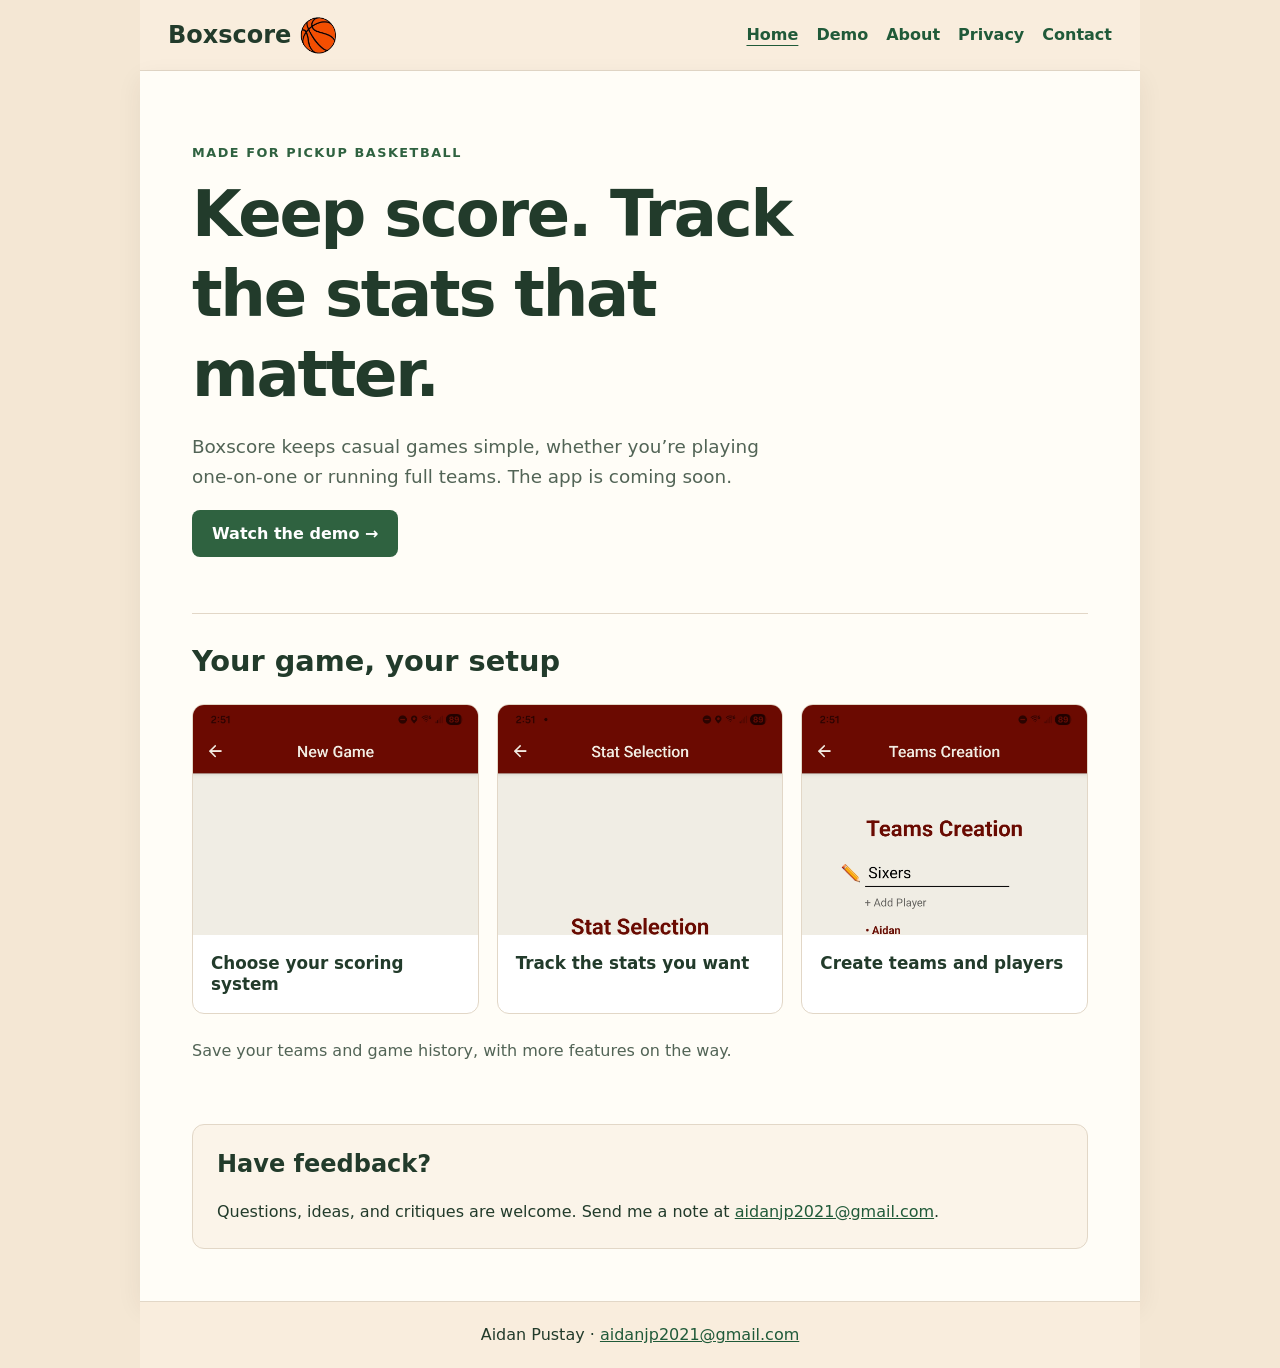
<file: index.html>
<!doctype html>
<html lang="en">
<head>
  <meta charset="utf-8">
  <meta name="viewport" content="width=device-width, initial-scale=1">
  <meta name="description" content="Boxscore makes it easy to track stats for casual pickup basketball games.">
  <title>Boxscore | Pickup Basketball Stat Tracker</title>
  <link rel="icon" href="favicon.ico">
  <link rel="stylesheet" href="style.css">
</head>
<body>
  <header class="site-header">
    <a class="brand" href="index.html" aria-label="Boxscore home">Boxscore <img src="images/basketball_clipart.png" alt="" width="38" height="38"></a>
    <nav class="site-nav" aria-label="Main navigation">
      <a href="index.html" aria-current="page">Home</a>
      <a href="demos.html">Demo</a>
      <a href="about.html">About</a>
      <a href="privacy.html">Privacy</a>
      <a href="#contact_info">Contact</a>
    </nav>
  </header>
  <main>
    <section class="hero" aria-labelledby="hero-title">
      <p class="eyebrow">Made for pickup basketball</p>
      <h1 id="hero-title">Keep score. Track the stats that matter.</h1>
      <p>Boxscore keeps casual games simple, whether you’re playing one-on-one or running full teams. The app is coming soon.</p>
      <a class="button" href="demos.html">Watch the demo <span aria-hidden="true">→</span></a>
    </section>
    <section class="features" aria-labelledby="features-title">
      <h2 id="features-title">Your game, your setup</h2>
      <div class="feature-grid">
        <article class="feature-card"><img src="images/scoring-system.jpg" alt="Scoring system options in Boxscore" loading="lazy"><h3>Choose your scoring system</h3></article>
        <article class="feature-card"><img src="images/stat-selection.jpg" alt="Stat selection screen in Boxscore" loading="lazy"><h3>Track the stats you want</h3></article>
        <article class="feature-card"><img src="images/teams-creation.jpg" alt="Team creation screen in Boxscore" loading="lazy"><h3>Create teams and players</h3></article>
      </div>
      <p class="feature-note">Save your teams and game history, with more features on the way.</p>
    </section>
    <section class="contact-panel" id="contact_info" aria-labelledby="contact-title">
      <h2 id="contact-title">Have feedback?</h2>
      <p>Questions, ideas, and critiques are welcome. Send me a note at <a href="mailto:aidanjp2021@gmail.com">aidanjp2021@gmail.com</a>.</p>
    </section>
  </main>
  <footer>Aidan Pustay · <a href="mailto:aidanjp2021@gmail.com">aidanjp2021@gmail.com</a></footer>
</body>
</html>
</file>
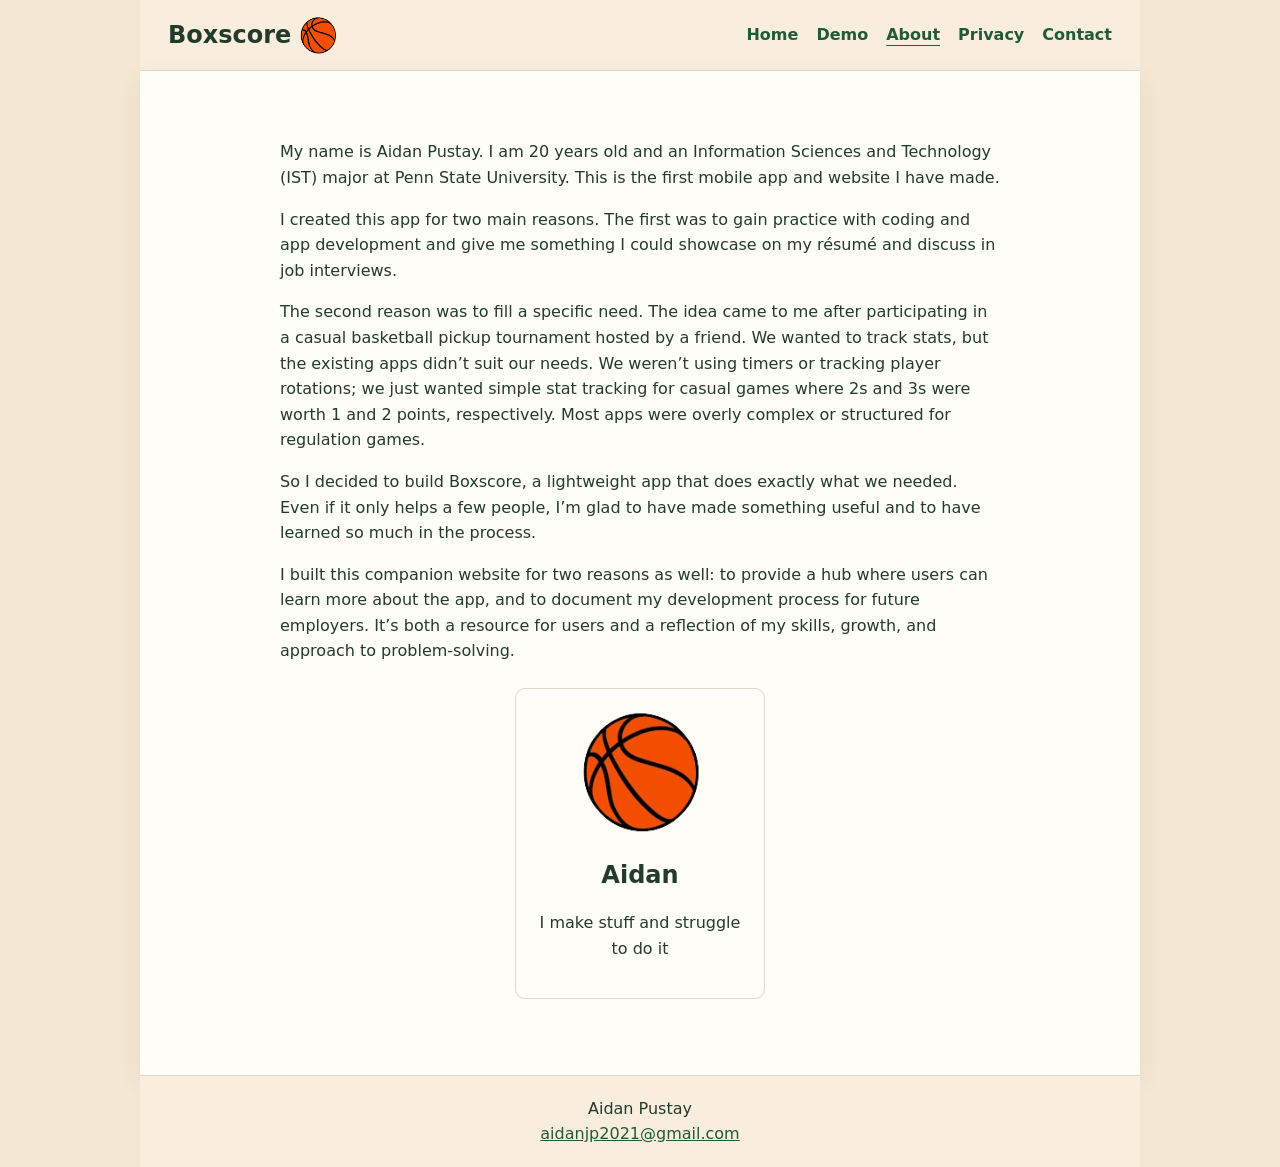
<file: about.html>
<!DOCTYPE html>
<html lang="en">
    <head>
        <meta charset="UTF-8">
        <meta name="viewport" content="width=device-width, initial-scale=1.0"> 
        <title>About</title>
        <meta name="description" content="about page for the companion website for boxscore casual basketball stat keeping app mobile app">
        <meta property="og:title" content="About the Developer of Boxscore: Casual Basketball Stat Keeping App">
        <meta property="og:description" content="About the Developer of Boxscore: Casual Basketball Stat Keeping App">
        <meta property="og:image" content="tbd">
        <meta property="og:url" content="tbd">
        <link rel="stylesheet" href="style.css">
    </head>
    
    <body>
        <header class="site-header">
    <a class="brand" href="index.html" aria-label="Boxscore home">Boxscore <img src="images/basketball_clipart.png" alt="" width="38" height="38"></a>
    <nav class="site-nav" aria-label="Main navigation">
      <a href="index.html">Home</a>
      <a href="demos.html">Demo</a>
      <a href="about.html" aria-current="page">About</a>
      <a href="privacy.html">Privacy</a>
      <a href="index.html#contact_info">Contact</a>
    </nav>
  </header>
        <main>
            <section class="about-section">
                <p>
                    My name is Aidan Pustay. I am 20 years old and an Information Sciences and Technology (IST) major at Penn State University. 
                    This is the first mobile app and website I have made.
                </p>

                <p>
                    I created this app for two main reasons. The first was to gain practice with coding and app development and give me something I could showcase on my résumé 
                    and discuss in job interviews. 
                </p>

                <p>
                    The second reason was to fill a specific need. The idea came to me after participating in a casual basketball pickup tournament hosted by a friend. 
                    We wanted to track stats, but the existing apps didn’t suit our needs. We weren’t using timers or tracking player rotations; we just wanted simple stat
                    tracking for casual games where 2s and 3s were worth 1 and 2 points, respectively. Most apps were overly complex or structured for regulation games.
                </p>

                <p>
                    So I decided to build Boxscore, a lightweight app that does exactly what we needed. Even if it only helps a few people, I’m glad to have made something useful 
                    and to have learned so much in the process.
                </p>

                <p>
                    I built this companion website for two reasons as well: to provide a hub where users can learn more about the app, and to document my development process for future employers.
                    It’s both a resource for users and a reflection of my skills, growth, and approach to problem-solving.
                </p>
            </section>
            
            <div class="card">
                <img class="card-image" src="images/basketball_clipart.png" alt="Basketball illustration">
                <h2 class="card-title">Aidan</h2>
                <p class="card-text">I make stuff and struggle to do it</p>
            </div>

        </main>
        <footer>
            Aidan Pustay <br>
            <a href="mailto:aidanjp2021@gmail.com">aidanjp2021@gmail.com</a>            
        </footer>

    </body>
</html>
</file>
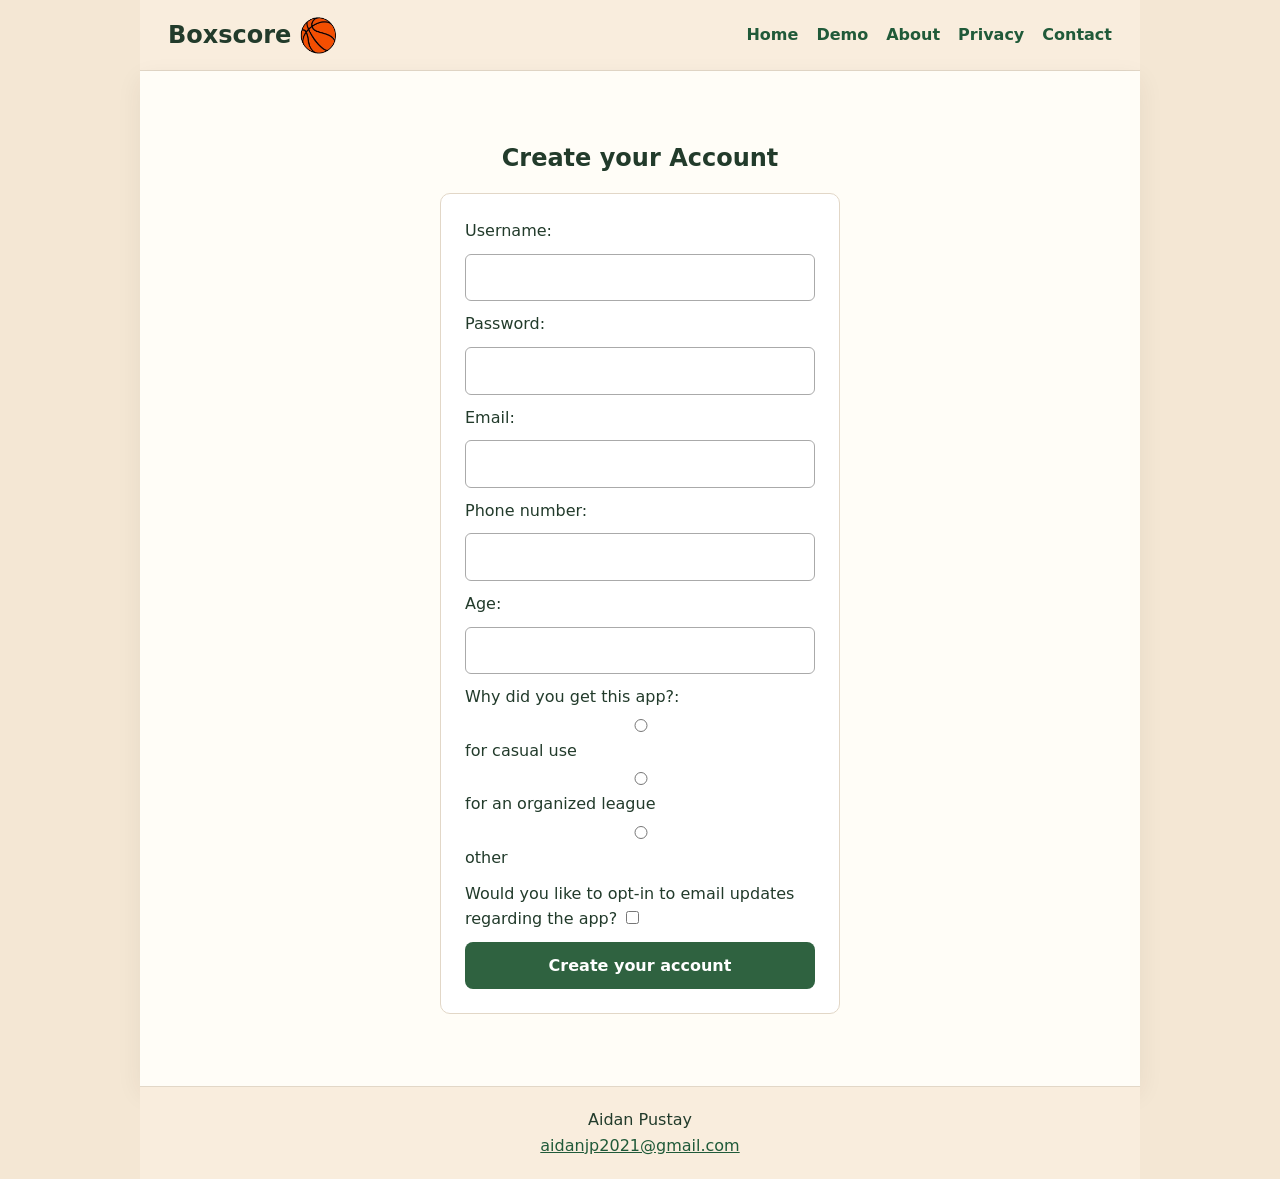
<file: create_account.html>
<!DOCTYPE html>
<html lang="en">
    <head>
        <meta charset="UTF-8">
        <meta name="viewport" content="width=device-width, initial-scale=1.0">
        <title>Account Creation</title>
        <meta name="description" content="account creation page for mobile app for casual basketball boxscore statkeeping app called Boxscore">
        <meta property="og:title" content="Account Creation for Boxscore: Casual Basketball Stat Keeping App">
        <meta property="og:description" content="Account Creation for Boxscore: Casual Basketball Stat Keeping App">
        <meta property="og:image" content="tbd">
        <meta property="og:url" content="tbd"> 
        <link rel="stylesheet" href="style.css">
    </head>

    <body>
        <header class="site-header">
            <a class="brand" href="index.html" aria-label="Boxscore home">Boxscore <img src="images/basketball_clipart.png" alt="" width="38" height="38"></a>
            <nav class="site-nav" aria-label="Main navigation">
                <a href="index.html">Home</a>
                <a href="demos.html">Demo</a>
                <a href="about.html">About</a>
                <a href="privacy.html">Privacy</a>
                <a href="index.html#contact_info">Contact</a>
            </nav>
        </header>
        <main class="account-container">
            <h2>Create your Account</h2>
            <form action="create_account.html" method="POST" class="account-form">
                    <label for="username">Username:</label>
                    <input type="text" id="username" name="username" minlength="4" maxlength="10" required>
                
                    <label for="password">Password:</label>
                    <input type="password" id="password" name="password" minlength="8" required>

                    <label for="email">Email:</label>
                    <input type="email" id="email" name="email" required>

                    <label for="phone">Phone number:</label>
                    <input type="tel" id="phone" name="phone" pattern="[0-9]{3}[-.]?[0-9]{3}[-.]?[0-9]{4}" required>

                <!-- <label for="bday">Birthday:</label>
                <input type="date" id="bday" required> <br> -->

                    <label for="age">Age:</label>
                    <input type="number" id="age" name="age" min="13" max="99" required> 

                <div class="radio-buttons">
                    <label for="why">Why did you get this app?:</label>

                    <input type="radio" id="casual" value="casual" name="why"> 
                    <label for="casual">for casual use</label>

                    <input type="radio" id="organized_team" value="organized team" name="why" required>
                    <label for="organized_team">for an organized league</label>

                    <input type="radio" id="other" value="other" name="why"> 
                    <label for="other">other</label>
                </div>

                <!-- skipped dropdown menu and file submission
                when submitting files, recommended to change encryption type -->

                <div>
                    <label for="subscribe">Would you like to opt-in to email updates regarding the app?</label>
                    <input type="checkbox" id="subscribe" name="subscribe" value="yes">
                </div>

                <button type="submit" class="create_account_button">Create your account</button>
            </form>
        </main> 
        <footer>
            Aidan Pustay <br>
            <a href="mailto:aidanjp2021@gmail.com">aidanjp2021@gmail.com</a>            
        </footer>       
    </body>
</html>
</file>
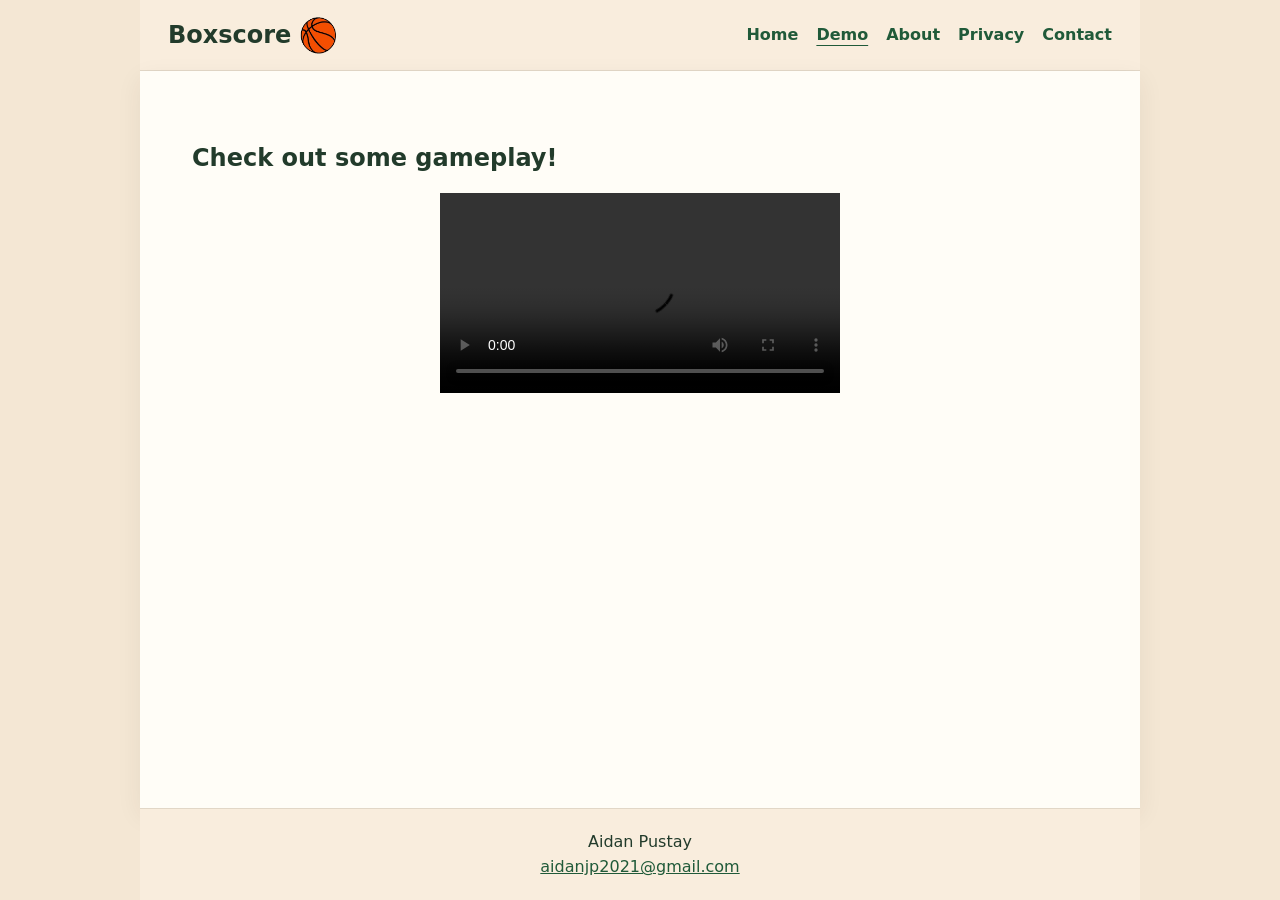
<file: demos.html>
<!DOCTYPE html>
<html lang="en">
    <head>
        <meta charset="UTF-8">
        <meta name="viewport" content="width=device-width, initial-scale=1.0">
        <title>Demos</title>
        <meta name="description" content="demos page for mobile app for casual basketball boxscore statkeeping app called Boxscore">
        <meta property="og:title" content="demos page for Boxscore: Casual Basketball Stat Keeping App">
        <meta property="og:description" content="demo for Boxscore: Casual Basketball Stat Keeping App">
        <meta property="og:image" content="tbd">
        <meta property="og:url" content="tbd">
        <link rel="stylesheet" href="style.css">
    </head>

    <body>
        <header class="site-header">
    <a class="brand" href="index.html" aria-label="Boxscore home">Boxscore <img src="images/basketball_clipart.png" alt="" width="38" height="38"></a>
    <nav class="site-nav" aria-label="Main navigation">
      <a href="index.html">Home</a>
      <a href="demos.html" aria-current="page">Demo</a>
      <a href="about.html">About</a>
      <a href="privacy.html">Privacy</a>
      <a href="index.html#contact_info">Contact</a>
    </nav>
  </header>
        <main>
            <h2>Check out some gameplay!</h2>
            <video src="videos/boxscore_demo.mp4" width="400" controls preload="metadata" aria-label="Boxscore gameplay demo">
                Sorry, your browser doesn't support embedded videos. 
                <a href="videos/boxscore_demo.mp4">Download the demo</a> instead.
            </video>
        </main>
        <footer>
            Aidan Pustay <br>
            <a href="mailto:aidanjp2021@gmail.com">aidanjp2021@gmail.com</a>            
        </footer>        

    </body>
</html>
</file>
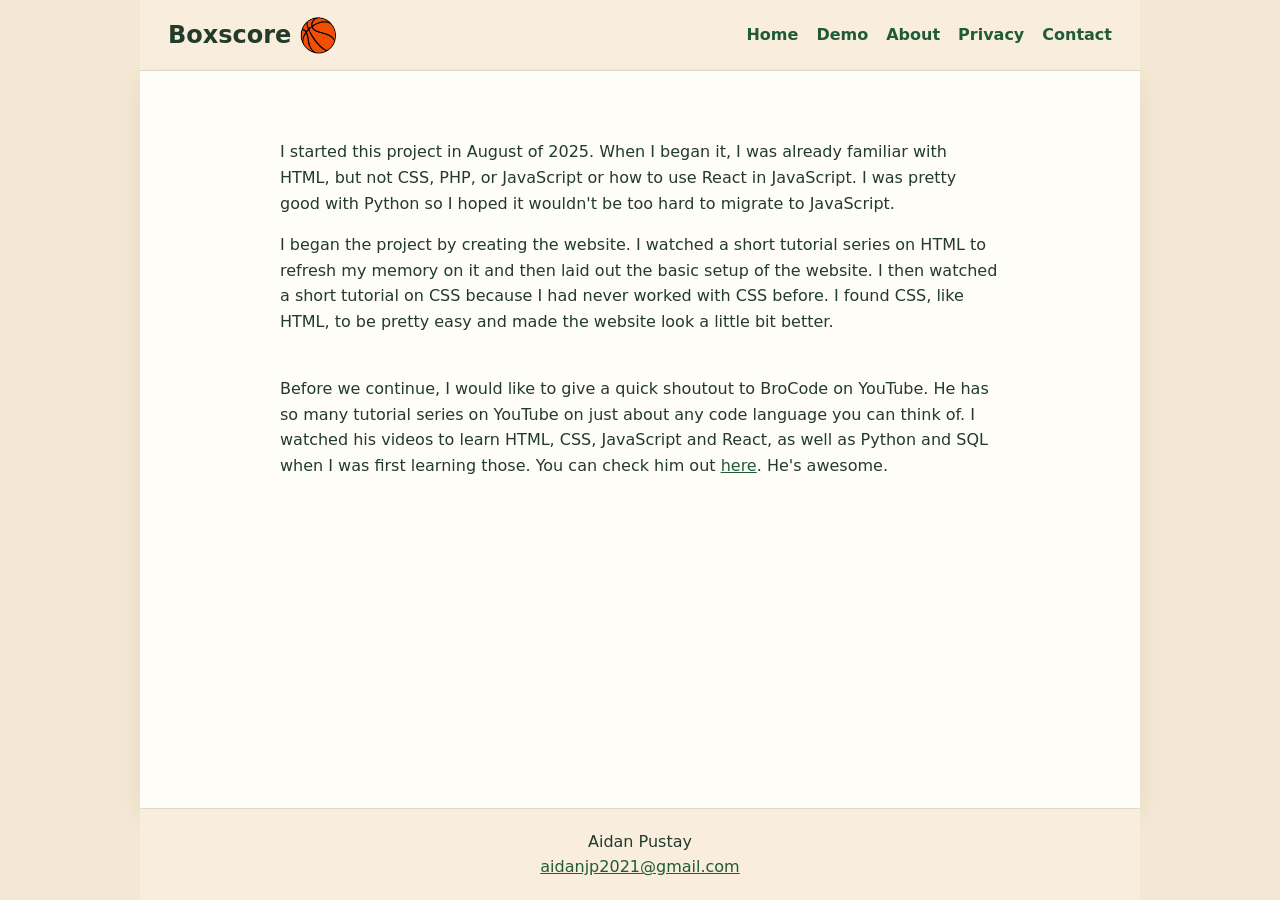
<file: development_journey.html>
<!DOCTYPE html>
<html lang="en">
    <head>
        <meta charset="UTF-8">
        <meta name="viewport" content="width=device-width, initial-scale=1.0"> 
        <title>Development Journey</title>
        <meta name="description" content="companion website for boxscore casual basketball stat keeping app mobile app">
        <meta property="og:title" content="Boxscore: Casual Basketball Stat Keeping App">
        <meta property="og:description" content="Boxscore: Casual Basketball Stat Keeping App">
        <meta property="og:image" content="tbd">
        <meta property="og:url" content="tbd">
        <link rel="stylesheet" href="style.css">
    </head>

    <body>
        <header class="site-header">
    <a class="brand" href="index.html" aria-label="Boxscore home">Boxscore <img src="images/basketball_clipart.png" alt="" width="38" height="38"></a>
    <nav class="site-nav" aria-label="Main navigation">
      <a href="index.html">Home</a>
      <a href="demos.html">Demo</a>
      <a href="about.html">About</a>
      <a href="privacy.html">Privacy</a>
      <a href="index.html#contact_info">Contact</a>
    </nav>
  </header>
        <main>
            <p>
                I started this project in August of 2025. When I began it, I was already familiar with HTML, but not CSS, PHP, or JavaScript or
                how to use React in JavaScript. I was pretty good with Python so I hoped it wouldn't be too hard to migrate to JavaScript.
            </p>
            <p>
                I began the project by creating the website. I watched a short tutorial series on HTML to refresh my memory on it and then 
                laid out the basic setup of the website. I then watched a short tutorial on CSS because I had never worked with CSS before. 
                I found CSS, like HTML, to be pretty easy and made the website look a little bit better. <br><br>
            </p>
            <p>
                Before we continue, I would like to give a quick shoutout to BroCode on YouTube. He has so many tutorial series on YouTube
                on just about any code language you can think of. I watched his videos to learn HTML, CSS, JavaScript and React, as well 
                as Python and SQL when I was first learning those. You can check him out <a href="https://www.youtube.com/@BroCodez" 
                target="_blank" title="BroCode">here</a>. He's awesome. 
            </p>
        </main>
        <footer>
            Aidan Pustay <br>
            <a href="mailto:aidanjp2021@gmail.com">aidanjp2021@gmail.com</a>            
        </footer>

    </body>
</html>
</file>
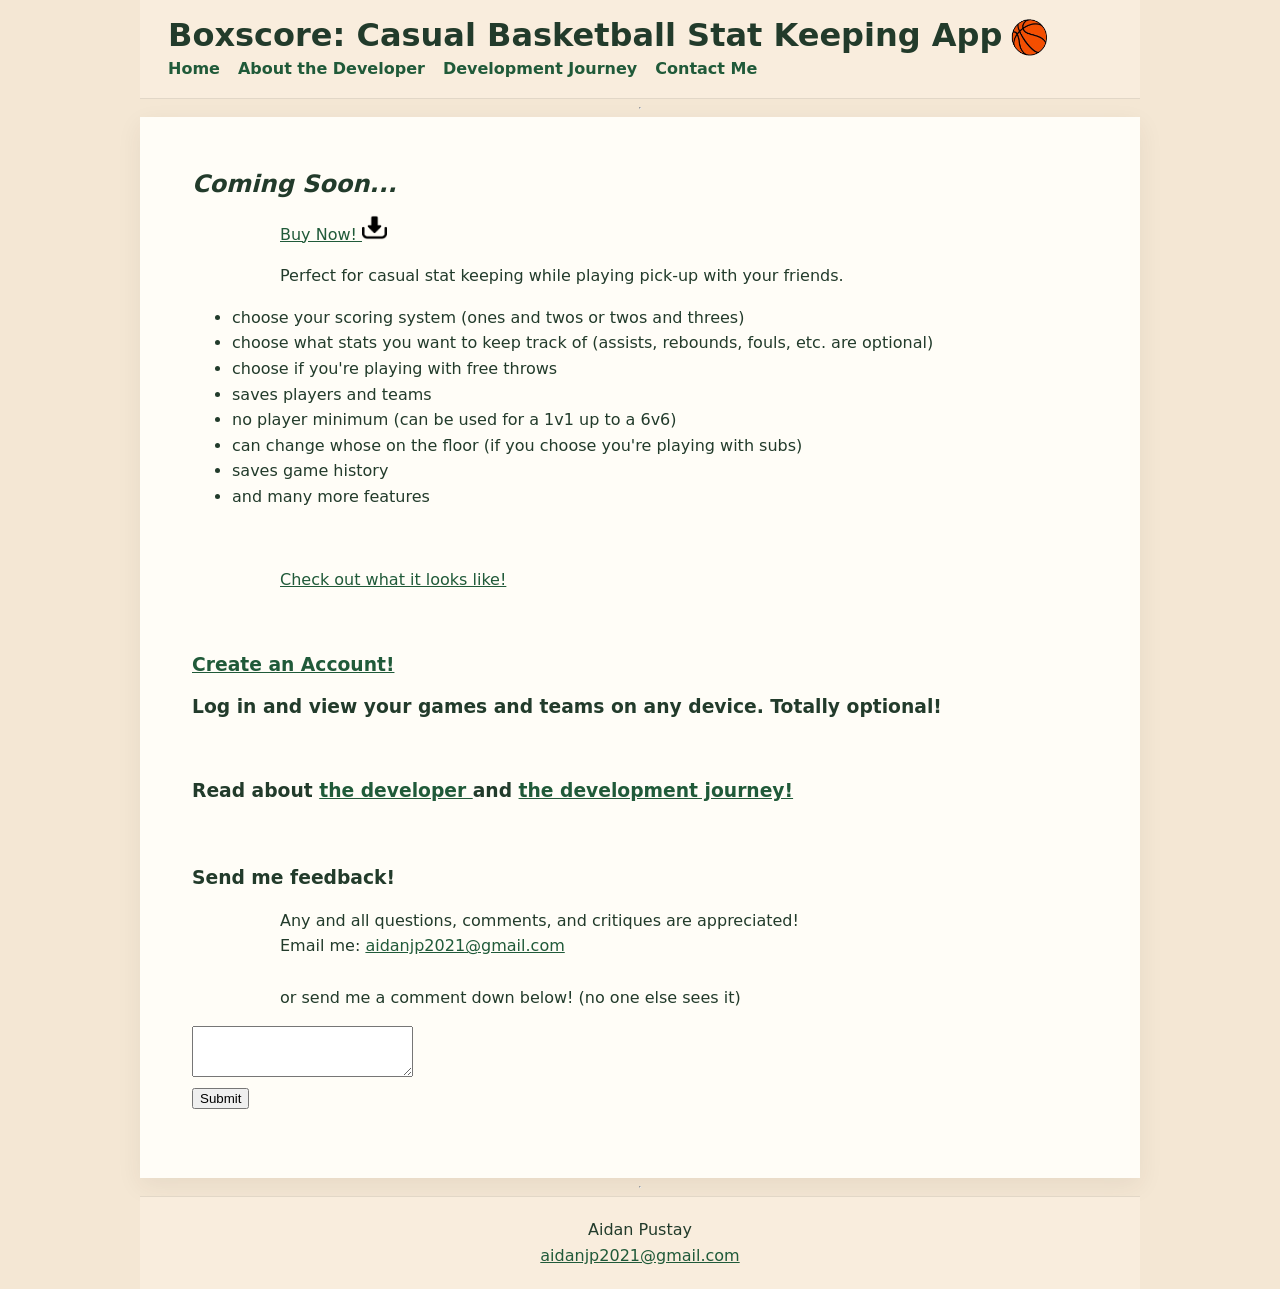
<file: index copy.html>
<!DOCTYPE html>
<html lang="en"> 
    <head>
        <meta charset="UTF-8">
        <meta name="viewport" content="width=device-width, initial-scale=1.0"> 
        <title>Boxscore: Casual Basketball Stat Keeping App</title>
        <meta name="description" content="companion website for boxscore casual basketball stat keeping app mobile app">
        <meta property="og:title" content="Boxscore: Casual Basketball Stat Keeping App">
        <meta property="og:description" content="Boxscore: Casual Basketball Stat Keeping App">
        <meta property="og:image" content="tbd">
        <meta property="og:url" content="tbd">
        <link rel="stylesheet" href="style.css?v=1">
        <!-- <style>
            main{background-color: #F9F6EE;}
            header{background-color: bisque; padding: 20px;}
            footer{background-color: bisque; padding: 20px;}

        </style> -->
    </head>

    <body>
        <header>
            <h1 style="margin: 0">Boxscore: Casual Basketball Stat Keeping App<img src="images/basketball_clipart.png" alt="basketball clipart" height="55"></h1>
            <nav>
                <a href="index.php">Home</a>
                <a href="about.php">About the Developer</a>
                <a href="development_journey.php">Development Journey</a>
                <a href="index.php#contact_info">Contact Me</a>
            </nav>
        </header>

        <hr>

        <main>
            <h2 style="margin: 0;"><i>Coming Soon...</i></h2>
            <p>
                <a href="https://play.google.com/store/games?hl=en_US" target="_blank" title="Google Play Store" class="alternating-button">
                    Buy Now! <img src="images/download_arrow.png" alt="downloadarrow" height="25">
                </a>
            </p>

                <p>Perfect for casual stat keeping while playing pick-up with your friends.</p>
                <ul>
                    <li>choose your scoring system (ones and twos or twos and threes)</li>
                    <li>choose what stats you want to keep track of (assists, rebounds, fouls, etc. are optional)</li>
                    <li>choose if you're playing with free throws</li>
                    <li>saves players and teams</li>
                    <li>no player minimum (can be used for a 1v1 up to a 6v6)</li>
                    <li>can change whose on the floor (if you choose you're playing with subs)</li>
                    <li>saves game history</li>
                    <li>and many more features</li>
                </ul>
                <br>

                <p>
                    <a href="demos.php" title="Demos">
                        Check out what it looks like!
                    </a>
                </p>

                <br>
                <h3><a href="create_account.php" title="Create an Account!">
                    Create an Account!
                </a>

            <p>Log in and view your games and teams on any device. Totally optional!</p>
            
            <br>

            <p>
                <h3>Read about
                <a href="about.php" title="About">
                    the developer
                </a>
                and 
                <a href="development_journey.php" title="Development Journey">
                    the development journey!
                </a>
            </p>
            </h3>
            <br>

            <h3>Send me feedback!</h3>
            <p id="contact_info">
                Any and all questions, comments, and critiques are appreciated! <br>
                Email me:
                <a href="mailto:aidanjp2021@gmail.com">
                    aidanjp2021@gmail.com
                </a>
                <br><br>

                or send me a comment down below! (no one else sees it) <br>
                <form action="index.php" method="POST">
                    <label for="comment"></label>
                    <textarea id="comment" rows="3" name="comment" cols="25"></textarea>
                    <br>
                    <input type="submit">
                </form>
            </p>
            <!-- <pre></pre> these keep any formating you do within them for your paragraphs -->

            <!-- <audio controls>
                <source src="audios/Last Sunrise - Adam MacDougall.mp3" type="audio/mpeg">
                Your browser does not support the audio element.
            </audio> -->
        </main>

        <hr>

        <footer>
            Aidan Pustay <br>
            <a href="mailto:aidanjp2021@gmail.com">aidanjp2021@gmail.com</a>            
        </footer>

    </body>
</html>
</file>
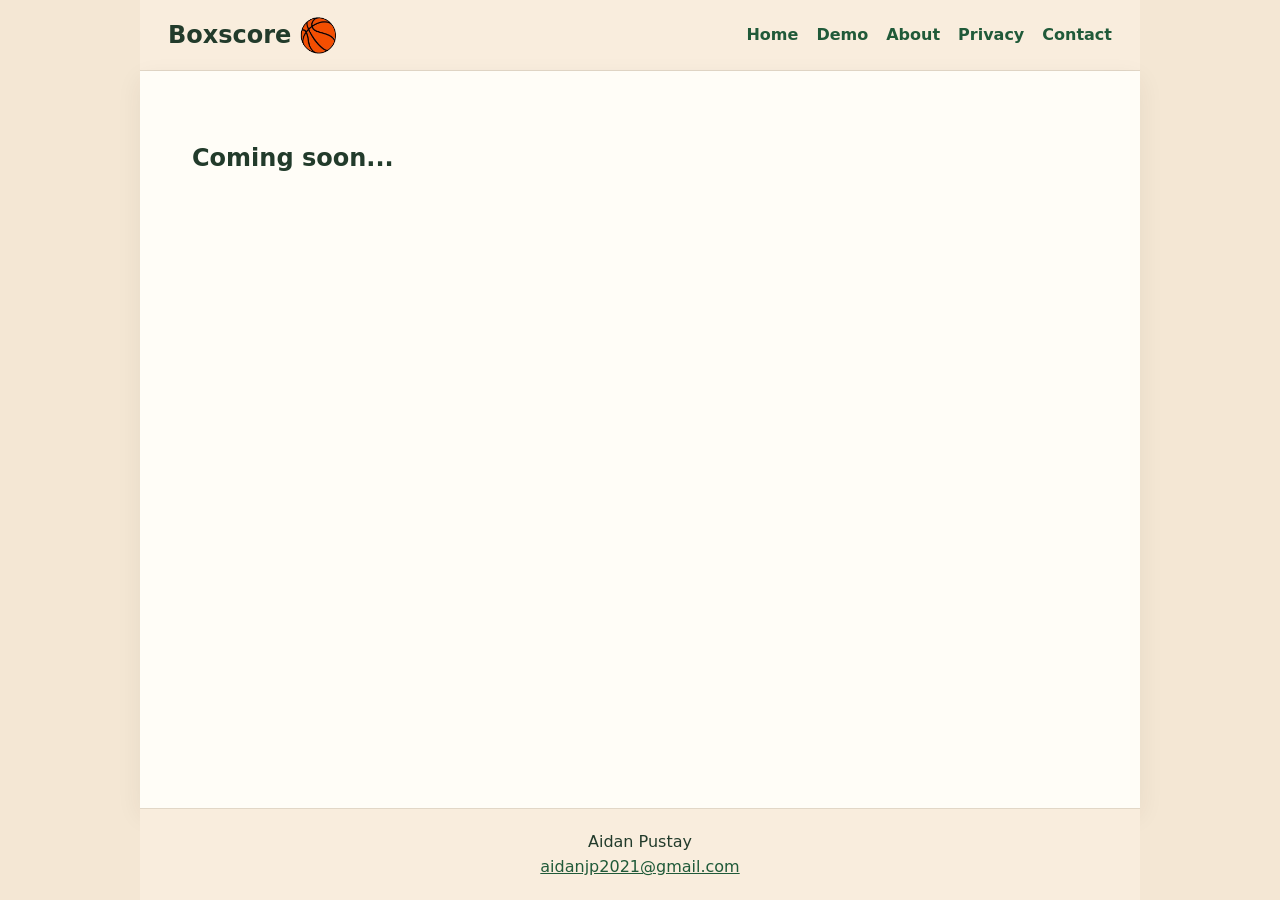
<file: login.html>
<!DOCTYPE html>
<html lang="en"> 
    <head>
        <meta charset="UTF-8">
        <meta name="viewport" content="width=device-width, initial-scale=1.0"> 
        <title>Login</title>
        <meta name="description" content="login for boxscore casual basketball stat keeping app mobile app">
        <meta property="og:title" content="Login Boxscore: Casual Basketball Stat Keeping App">
        <meta property="og:description" content="Login Boxscore: Casual Basketball Stat Keeping App">
        <meta property="og:image" content="tbd">
        <meta property="og:url" content="tbd">
        <link rel="stylesheet" href="style.css?v=1">
    </head>

    <body>
        <header class="site-header">
            <a class="brand" href="index.html" aria-label="Boxscore home">Boxscore <img src="images/basketball_clipart.png" alt="" width="38" height="38"></a>
            <nav class="site-nav" aria-label="Main navigation">
                <a href="index.html">Home</a>
                <a href="demos.html">Demo</a>
                <a href="about.html">About</a>
                <a href="privacy.html">Privacy</a>
                <a href="index.html#contact_info">Contact</a>
            </nav>
        </header>
        <main>
            <h2 class="h2title-top">Coming soon...</h2>
        </main>
        <footer>
            Aidan Pustay <br>
            <a href="mailto:aidanjp2021@gmail.com">aidanjp2021@gmail.com</a>            
        </footer>
    </body>
</html>
</file>
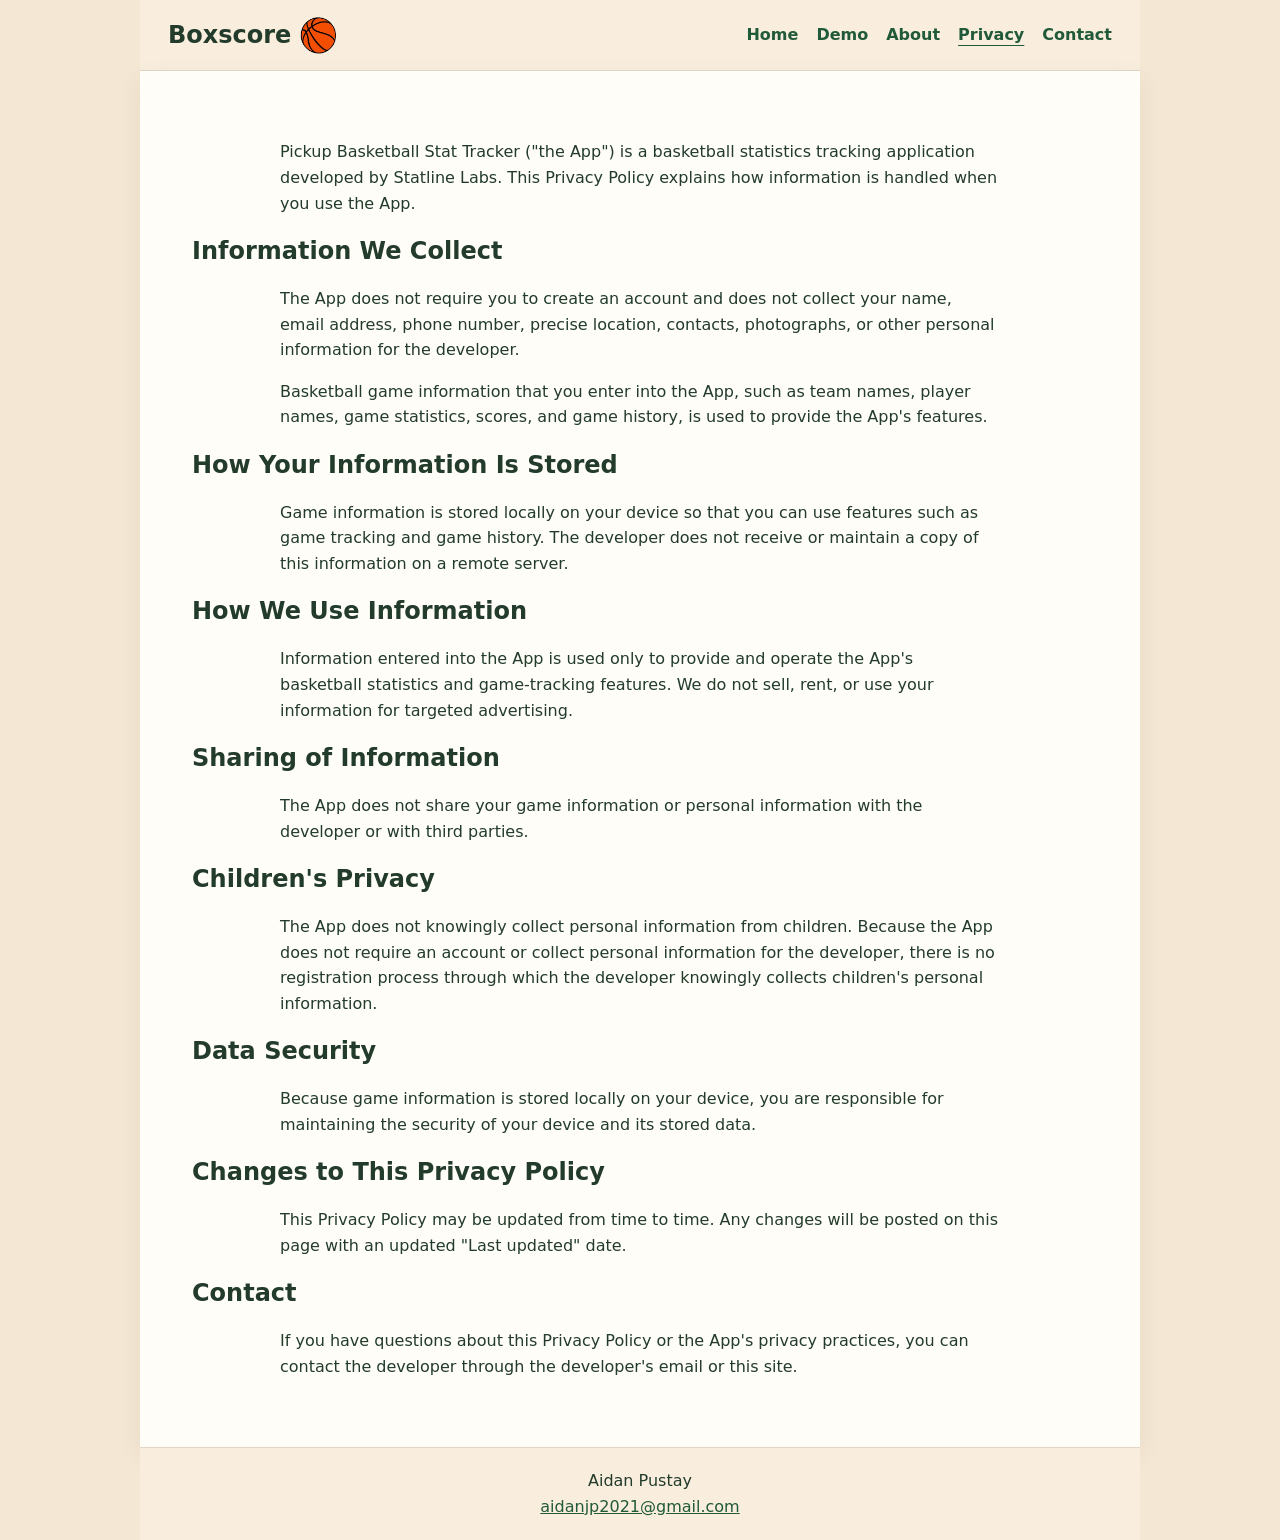
<file: privacy.html>
<!DOCTYPE html>
<html lang="en"> 
    <head>
        <meta charset="UTF-8">
        <meta name="viewport" content="width=device-width, initial-scale=1.0"> 
        <title>Privacy</title>
        <meta name="privacy" content="privacy terms for site and app">
        <meta property="og:title" content="Privacy terms Boxscore: Casual Basketball Stat Keeping App">
        <meta property="og:description" content="Privacy terms Boxscore: Casual Basketball Stat Keeping App">
        <meta property="og:image" content="tbd">
        <meta property="og:url" content="tbd">
        <link rel="stylesheet" href="style.css?v=1">
    </head>

    <body>
        <header class="site-header">
    <a class="brand" href="index.html" aria-label="Boxscore home">Boxscore <img src="images/basketball_clipart.png" alt="" width="38" height="38"></a>
    <nav class="site-nav" aria-label="Main navigation">
      <a href="index.html">Home</a>
      <a href="demos.html">Demo</a>
      <a href="about.html">About</a>
      <a href="privacy.html" aria-current="page">Privacy</a>
      <a href="index.html#contact_info">Contact</a>
    </nav>
  </header>
        <main>
       <p>
            Pickup Basketball Stat Tracker ("the App") is a basketball statistics
            tracking application developed by Statline Labs. This Privacy Policy
            explains how information is handled when you use the App.
        </p>

        <h2>Information We Collect</h2>
        <p>
            The App does not require you to create an account and does not collect
            your name, email address, phone number, precise location, contacts,
            photographs, or other personal information for the developer.
        </p>

        <p>
            Basketball game information that you enter into the App, such as team
            names, player names, game statistics, scores, and game history, is used
            to provide the App's features.
        </p>

        <h2>How Your Information Is Stored</h2>
        <p>
            Game information is stored locally on your device so that you can use
            features such as game tracking and game history. The developer does not
            receive or maintain a copy of this information on a remote server.
        </p>

        <h2>How We Use Information</h2>
        <p>
            Information entered into the App is used only to provide and operate the
            App's basketball statistics and game-tracking features. We do not sell,
            rent, or use your information for targeted advertising.
        </p>

        <h2>Sharing of Information</h2>
        <p>
            The App does not share your game information or personal information with
            the developer or with third parties.
        </p>

        <h2>Children's Privacy</h2>
        <p>
            The App does not knowingly collect personal information from children.
            Because the App does not require an account or collect personal
            information for the developer, there is no registration process through
            which the developer knowingly collects children's personal information.
        </p>

        <h2>Data Security</h2>
        <p>
            Because game information is stored locally on your device, you are
            responsible for maintaining the security of your device and its stored
            data.
        </p>

        <h2>Changes to This Privacy Policy</h2>
        <p>
            This Privacy Policy may be updated from time to time. Any changes will be
            posted on this page with an updated "Last updated" date.
        </p>

        <h2>Contact</h2>
        <p>
            If you have questions about this Privacy Policy or the App's privacy
            practices, you can contact the developer through the developer's email or this site.
        </p>

        </main>
        <footer>
            Aidan Pustay <br>
            <a href="mailto:aidanjp2021@gmail.com">aidanjp2021@gmail.com</a>            
        </footer>
    </body>
</file>
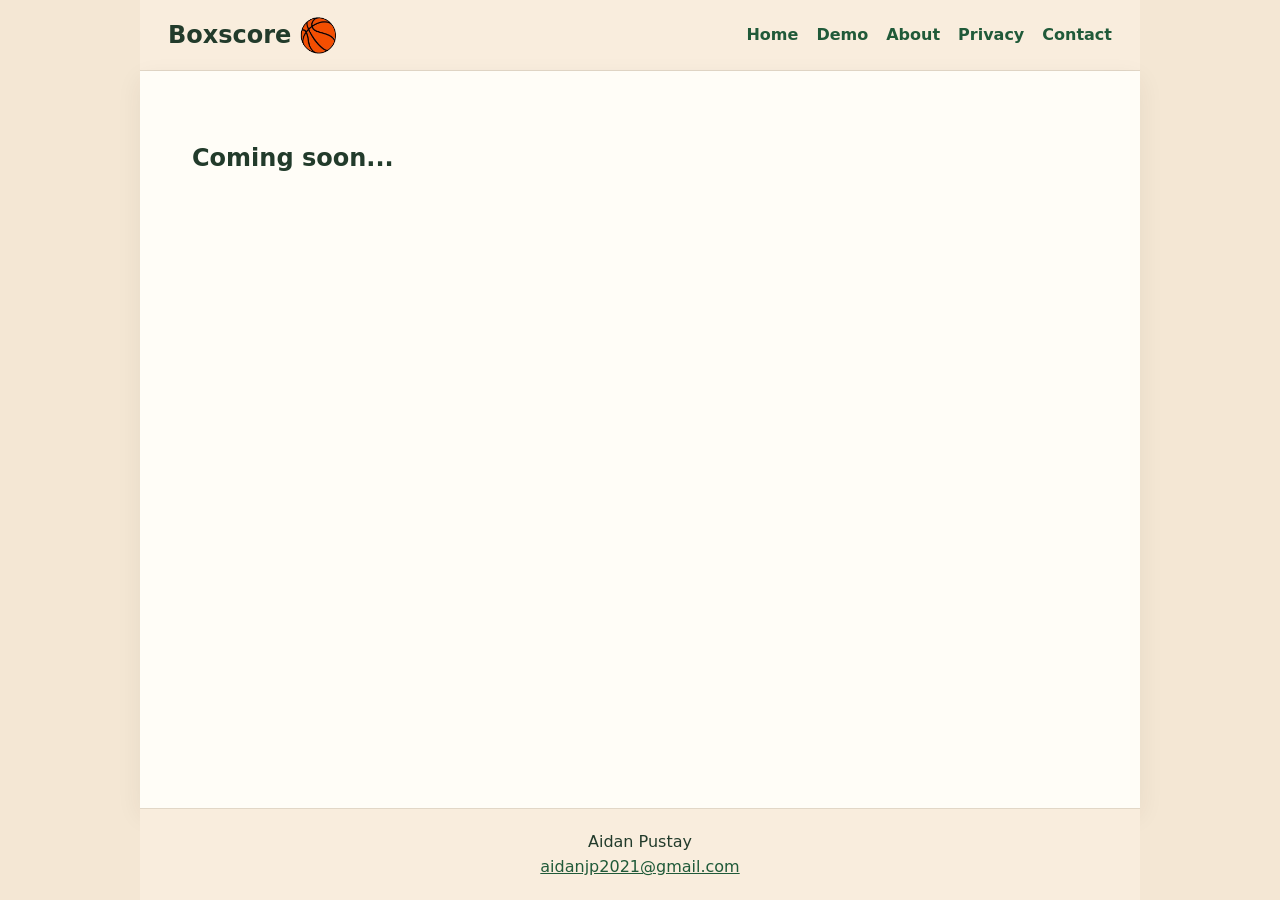
<file: profile.html>
<!DOCTYPE html>
<html lang="en"> 
    <head>
        <meta charset="UTF-8">
        <meta name="viewport" content="width=device-width, initial-scale=1.0"> 
        <title>Profile</title>
        <meta name="description" content="profile page for boxscore casual basketball stat keeping app mobile app">
        <meta property="og:title" content="Profile Boxscore: Casual Basketball Stat Keeping App">
        <meta property="og:description" content="Profile Boxscore: Casual Basketball Stat Keeping App">
        <meta property="og:image" content="tbd">
        <meta property="og:url" content="tbd">
        <link rel="stylesheet" href="style.css?v=1">
    </head>

    <body>
        <header class="site-header">
            <a class="brand" href="index.html" aria-label="Boxscore home">Boxscore <img src="images/basketball_clipart.png" alt="" width="38" height="38"></a>
            <nav class="site-nav" aria-label="Main navigation">
                <a href="index.html">Home</a>
                <a href="demos.html">Demo</a>
                <a href="about.html">About</a>
                <a href="privacy.html">Privacy</a>
                <a href="index.html#contact_info">Contact</a>
            </nav>
        </header>
        <main>
            <h2 class="h2title-top">Coming soon...</h2>
        </main>
        <footer>
            Aidan Pustay <br>
            <a href="mailto:aidanjp2021@gmail.com">aidanjp2021@gmail.com</a>            
        </footer>
    </body>
</html>
</file>
<file: style.css>
:root { color-scheme: light; --ink: #223b2b; --muted: #526456; --paper: #fffdf7; --sand: #f4e7d4; --accent: #2f6240; --line: #e2d7c7; }
* { box-sizing: border-box; }
html { scroll-behavior: smooth; }
body { margin: 0; min-height: 100vh; display: flex; flex-direction: column; padding: 0 16px; background: var(--sand); color: var(--ink); font: 16px/1.6 system-ui, sans-serif; }
a { color: #205a39; }
a:hover { color: #143d27; }
a:focus-visible, button:focus-visible, input:focus-visible { outline: 3px solid #a66b28; outline-offset: 3px; }
header, main, footer { width: min(100%, 1000px); margin-inline: auto; }
header, footer { background: #f9eddd; }
header { padding: 16px 28px; border-bottom: 1px solid var(--line); }
header h1 { margin: 0 0 12px; font-size: clamp(1.5rem, 4vw, 2rem); line-height: 1.2; }
header h1 img { width: 38px; height: 38px; object-fit: contain; vertical-align: middle; margin-left: 8px; }
.site-header { display: flex; align-items: center; justify-content: space-between; gap: 16px; flex-wrap: wrap; }
.brand { display: inline-flex; gap: 8px; align-items: center; color: var(--ink); font-size: 1.5rem; font-weight: 800; text-decoration: none; }
.brand img { object-fit: contain; }
nav, .site-nav { display: flex; align-items: center; gap: 8px 18px; flex-wrap: wrap; }
nav a { text-decoration: none; font-weight: 600; }
nav a[aria-current="page"] { text-decoration: underline; text-underline-offset: 5px; }
main { flex: 1; padding: clamp(24px, 5vw, 52px); background: var(--paper); box-shadow: 0 8px 24px #37271912; }
main > p, main > section:not(.hero):not(.features):not(.contact-panel) { max-width: 720px; margin-inline: auto; }
h1, h2, h3 { line-height: 1.25; }
footer { padding: 20px 28px; text-align: center; border-top: 1px solid var(--line); }
.hero { max-width: 740px; padding: 20px 0 56px; }
.hero h1 { max-width: 680px; margin: 10px 0 18px; font-size: clamp(2.3rem, 6vw, 4rem); letter-spacing: -.035em; }
.hero p:not(.eyebrow) { max-width: 590px; color: var(--muted); font-size: 1.15rem; }
.eyebrow { margin: 0; color: var(--accent); font-size: .8rem; font-weight: 800; letter-spacing: .12em; text-transform: uppercase; }
.button, .create_account_button { display: inline-block; padding: 11px 20px; border: 0; border-radius: 8px; background: var(--accent); color: white; font: inherit; font-weight: 700; text-decoration: none; cursor: pointer; }
.button:hover, .create_account_button:hover { background: #244e33; color: white; }
.features { border-top: 1px solid var(--line); padding-top: 30px; }
.features h2 { margin: 0 0 24px; font-size: 1.8rem; }
.feature-grid { display: grid; grid-template-columns: repeat(3, minmax(0, 1fr)); gap: 18px; }
.feature-card { overflow: hidden; border: 1px solid var(--line); border-radius: 12px; background: white; }
.feature-card img { display: block; width: 100%; height: 230px; object-fit: cover; object-position: top; }
.feature-card h3 { margin: 0; padding: 18px; font-size: 1.05rem; }
.feature-note { margin: 24px 0 0; color: var(--muted); }
.contact-panel { margin-top: 60px; padding: 24px; border: 1px solid var(--line); border-radius: 12px; background: #fbf4e9; }
.contact-panel h2 { margin-top: 0; }
.contact-panel p { margin-bottom: 0; }
.about-section { max-width: 720px; margin-inline: auto; }
.card { max-width: 250px; margin: 24px auto; padding: 20px; border: 1px solid var(--line); border-radius: 10px; text-align: center; }
.card-image { max-width: 60%; height: auto; }
.card-text { text-align: center; }
.account-container { text-align: center; }
.account-form { display: flex; flex-direction: column; gap: 10px; max-width: 400px; margin: 20px auto; padding: 24px; border: 1px solid var(--line); border-radius: 10px; background: white; text-align: left; }
.account-form input:not([type="radio"]):not([type="checkbox"]) { width: 100%; padding: 10px; border: 1px solid #aaa; border-radius: 6px; font: inherit; }
.radio-buttons { display: grid; gap: 6px; }
video { display: block; max-width: 100%; height: auto; margin: 20px auto; }
@media (max-width: 700px) { .feature-grid { grid-template-columns: 1fr; } .feature-card img { height: 280px; } .site-header { justify-content: center; text-align: center; } nav, .site-nav { justify-content: center; } main { padding: 24px; } }
@media (prefers-reduced-motion: reduce) { html { scroll-behavior: auto; } }
</file>
